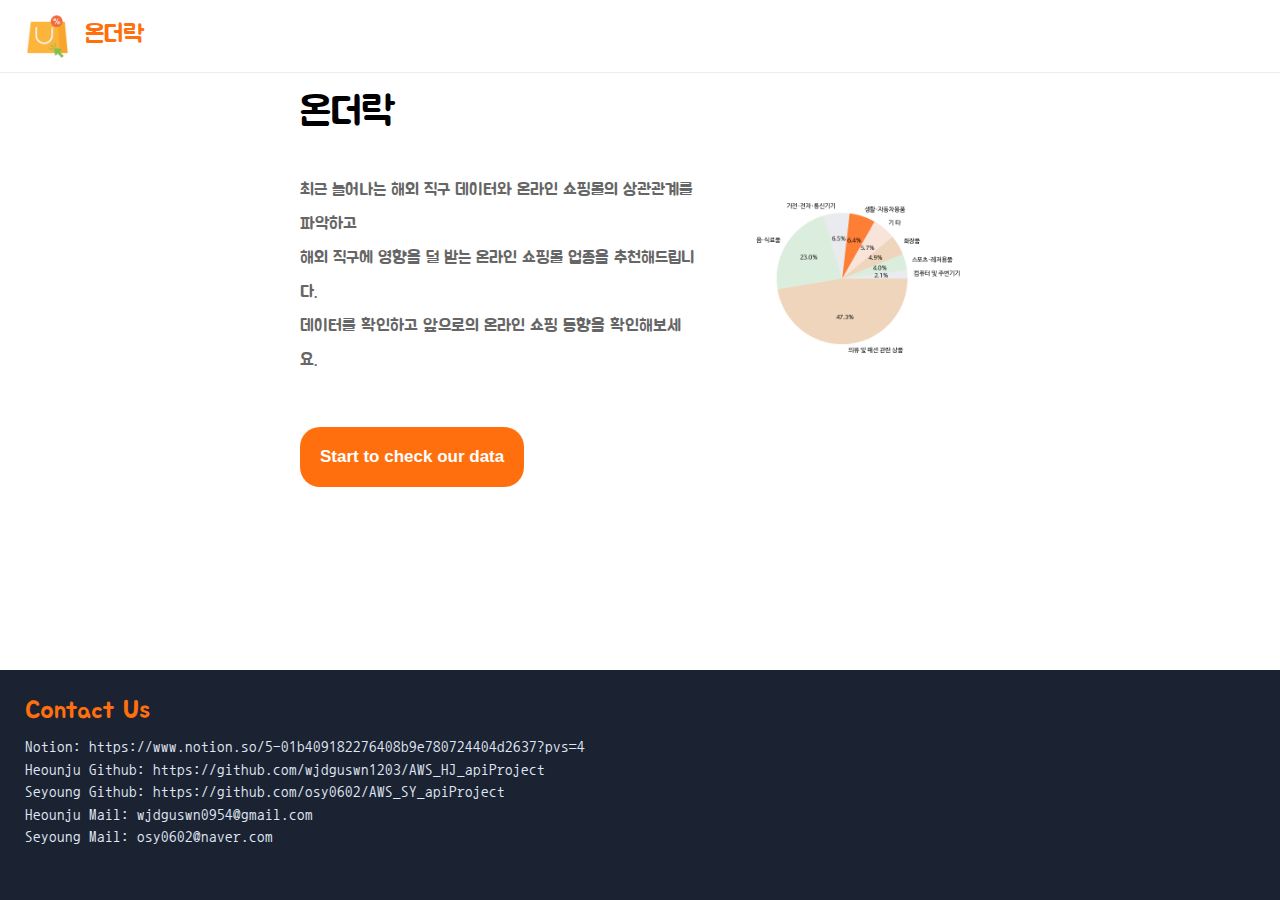
<file: front/public/index.html>
<!DOCTYPE html>
<html>
  <head>
    <meta charset="utf-8" />
    <title>main</title>
    <link type="text/css" rel="stylesheet" href="index.css" />
    <link
      href="https://fonts.googleapis.com/css2?family=Jua&display=swap"
      rel="stylesheet"
    />
    <link
      href="https://fonts.googleapis.com/css2?family=Jua&family=Nanum+Gothic+Coding&display=swap"
      rel="stylesheet"
    />
  </head>
  <body>
    <!-- 레이아웃 헤더  -->
    <div class="header">
      <div class="h_div">
        <img src="icon.png" style="width: 55px; margin-right: 10px" />
        <a href="#" class="title">온더락</a>
      </div>
    </div>
    <div class="contents">
      <div class="title_contents">
        온더락
        <div class="info">
          최근 늘어나는 해외 직구 데이터와 온라인 쇼핑몰의 상관관계를 파악하고
          <br />
          해외 직구에 영향을 덜 받는 온라인 쇼핑몰 업종을 추천해드립니다. <br />
          데이터를 확인하고 앞으로의 온라인 쇼핑 동향을 확인해보세요. <br />
        </div>
        <input
          type="button"
          class="info_btn"
          onclick='window.location.href="selectJikguData.html"'
          value="Start to check our data"
        />
      </div>
      <div>
        <img src="pichart.png" style="width: 100%;height100%;" />
      </div>
    </div>
    <div class="bottom">
      <a href="#" class="title">Contact Us</a>
      <div class="btm_txt_info">
        Notion: https://www.notion.so/5-01b409182276408b9e780724404d2637?pvs=4
        <br />
        Heounju Github: https://github.com/wjdguswn1203/AWS_HJ_apiProject <br />
        Seyoung Github: https://github.com/osy0602/AWS_SY_apiProject <br />
        Heounju Mail: wjdguswn0954@gmail.com <br />
        Seyoung Mail: osy0602@naver.com <br />
      </div>
    </div>
  </body>
</html>
</file>
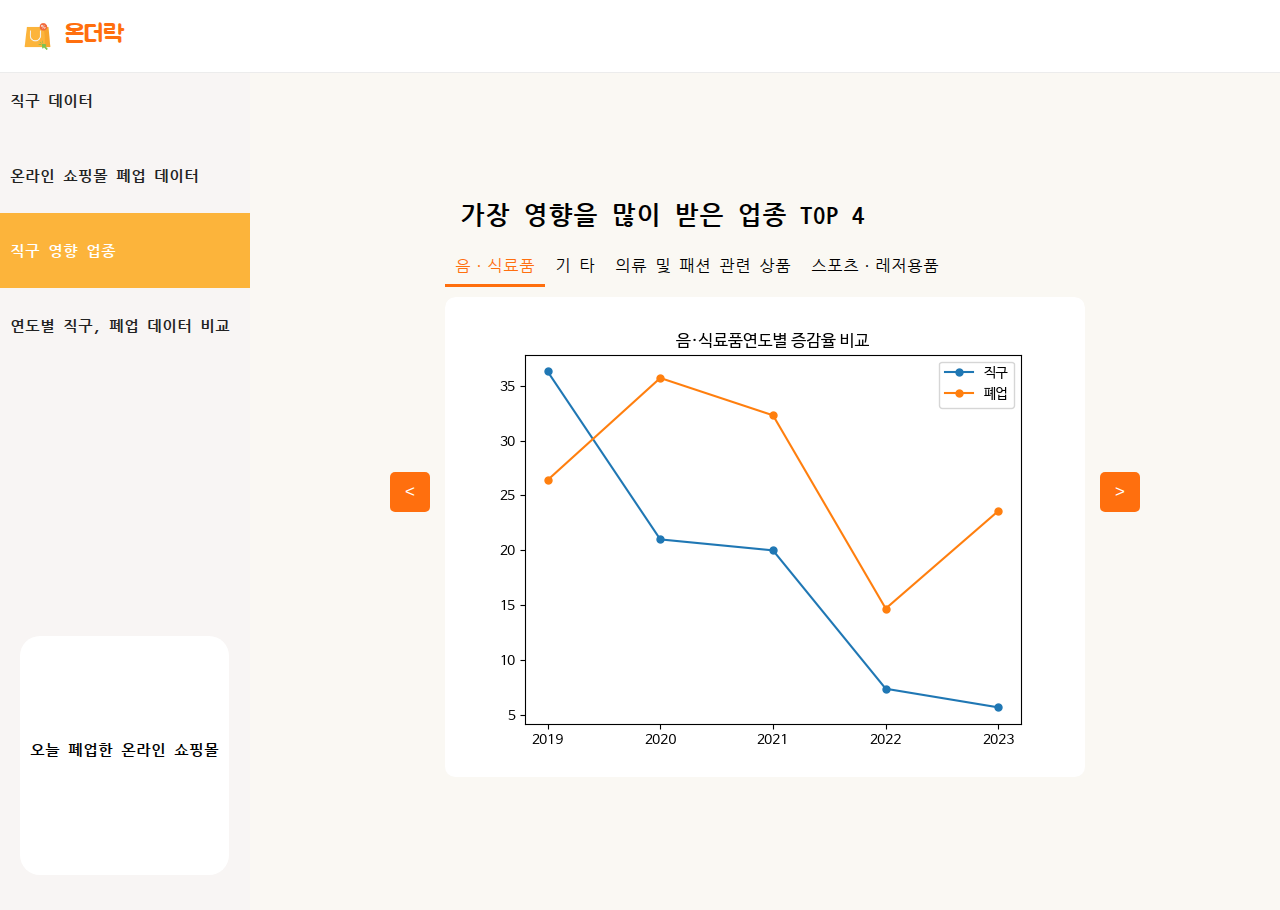
<file: front/public/calcData.html>
<!DOCTYPE html>
<html>
  <head>
    <meta charset="utf-8" />
    <title>main</title>
    <link type="text/css" rel="stylesheet" href="graph.css" />
    <link
      href="https://fonts.googleapis.com/css2?family=Jua&display=swap"
      rel="stylesheet"
    />
    <link
      href="https://fonts.googleapis.com/css2?family=Jua&family=Nanum+Gothic+Coding&display=swap"
      rel="stylesheet"
    />
  </head>
  <body>
    <!-- 레이아웃 헤더  -->
    <div class="header">
      <div class="h_div">
        <img src="icon.png" style="width: 35px; margin-right: 10px" />
        <a href="/" class="title">온더락</a>
      </div>
    </div>
    <!-- 하단 contents = 메뉴바 + contents(내용 나오는 곳) -->
    <div class="main">
      <!-- 메뉴바 -->
      <div class="menu">
        <div class="m_div" style="padding-top: 20px">
          <a href="./selectJikguData.html">직구 데이터</a>
        </div>
        <div class="m_div">
          <a href="http://192.168.1.61:8500/selectPyeup.html"
            >온라인 쇼핑몰 폐업 데이터</a
          >
        </div>
        <div class="m_div_selected">
          <a href="./calcData.html">직구 영향 업종</a>
        </div>
        <div class="m_div">
          <a href="http://192.168.1.61:8500/compareData.html"
            >연도별 직구, 폐업 데이터 비교</a
          >
        </div>
        <div class="bottom">
          <table style="margin-bottom: 10px">
            <thead>
              <tr>
                <th style="font-size: 15px">오늘 폐업한 온라인 쇼핑몰</th>
              </tr>
            </thead>
          </table>
          <table id="todayClosureTable">
            <tbody id="todayClosureData"></tbody>
          </table>
        </div>
        <script>
          fetch("http://192.168.1.61:8500/selectPyeupApi")
            .then((response) => response.json())
            .then((data) => {
              const todayClosureDataElement =
                document.getElementById("todayClosureData");
              if (data.result.length > 0) {
                // 결과가 있는 경우
                data.result.forEach((item) => {
                  const row = document.createElement("tr");
                  row.innerHTML = `
                    <td class="todaytable">${item.subject}</td>
                    <td class="todaytable">+${item.count}</td>
                  `;
                  todayClosureDataElement.appendChild(row);
                });
              } else {
                // 결과가 없는 경우
                const row = document.createElement("tr");
                row.innerHTML = '<td colspan="2">No data available.</td>';
                todayClosureDataElement.appendChild(row);
              }
            })
            .catch((error) => console.error("Error fetching data:", error));
        </script>
      </div>
      <!-- 결과 데이터가 나오는 곳 -->
      <div class="main">
        <div class="btn_div">
          <button class="custom_button" onclick="redirectToPage()"><</button>
        </div>
        <div class="contents">
          <div class="contents_header">
            <div class="title_contents">가장 영향을 많이 받은 업종 TOP 4</div>
          </div>
          <div class="menu_horizon">
            <div id="menu-item-1" class="menu_item">음·식료품</div>
            <div id="menu-item-2" class="menu_item">기 타</div>
            <div id="menu-item-3" class="menu_item">의류 및 패션 관련 상품</div>
            <div id="menu-item-4" class="menu_item">스포츠·레저용품</div>
          </div>
          <div class="image-container">
            <img
              id="displayedImage"
              src="음·식료품.png"
              alt="Displayed Image"
            />
          </div>
          <script>
            document.addEventListener("DOMContentLoaded", function () {
              const menuItems = document.querySelectorAll(".menu_horizon div");
              const imageElement = document.getElementById("displayedImage");

              const defaultMenuItem = document.getElementById("menu-item-1");
              defaultMenuItem.classList.add("selected");

              menuItems.forEach(function (menuItem) {
                menuItem.addEventListener("click", function () {
                  // 선택된 메뉴에 selected 클래스 추가
                  menuItems.forEach(function (item) {
                    item.classList.remove("selected");
                  });
                  this.classList.add("selected");

                  const imageName = this.textContent;
                  imageElement.src = `${imageName}.png`; // 이미지 파일 경로에 따라 수정
                });
              });
            });
            fetch("http://192.168.1.67:3000/getCalcData")
              .then((response) => {
                if (!response.ok) {
                  throw new Error("Network response was not ok");
                }
                return response.json();
              })
              .then((data) => {
                // 데이터를 받은 후 3초 후에 페이지 새로고침
                setTimeout(() => {
                  location.reload();
                }, 3000); // 3초(3000밀리초) 대기
              })
              .catch((error) => {
                console.error(
                  "There was a problem with your fetch operation:",
                  error
                );
              });

            function redirectToPage() {
              // 다른 HTML 페이지로 이동
              window.location.href = "/calcDataBottom.html";
            }
            function reloadPage() {
              setInterval(function () {
                location.reload();
              }, 3000); // 3초(3000밀리초)마다 실행
            }

            document.getElementById("displayedImage").onerror = function () {
              this.src = "loading.gif";
              reloadPage();
              setTimeout(function () {
                img.src = "graph.png";
              }, 3000); // 3초 후에 graph.png로 변경
            };
          </script>
        </div>
        <div class="btn_div">
          <button class="custom_button" onclick="redirectToPage()">></button>
        </div>
      </div>
    </div>
  </body>
</html>
</file>
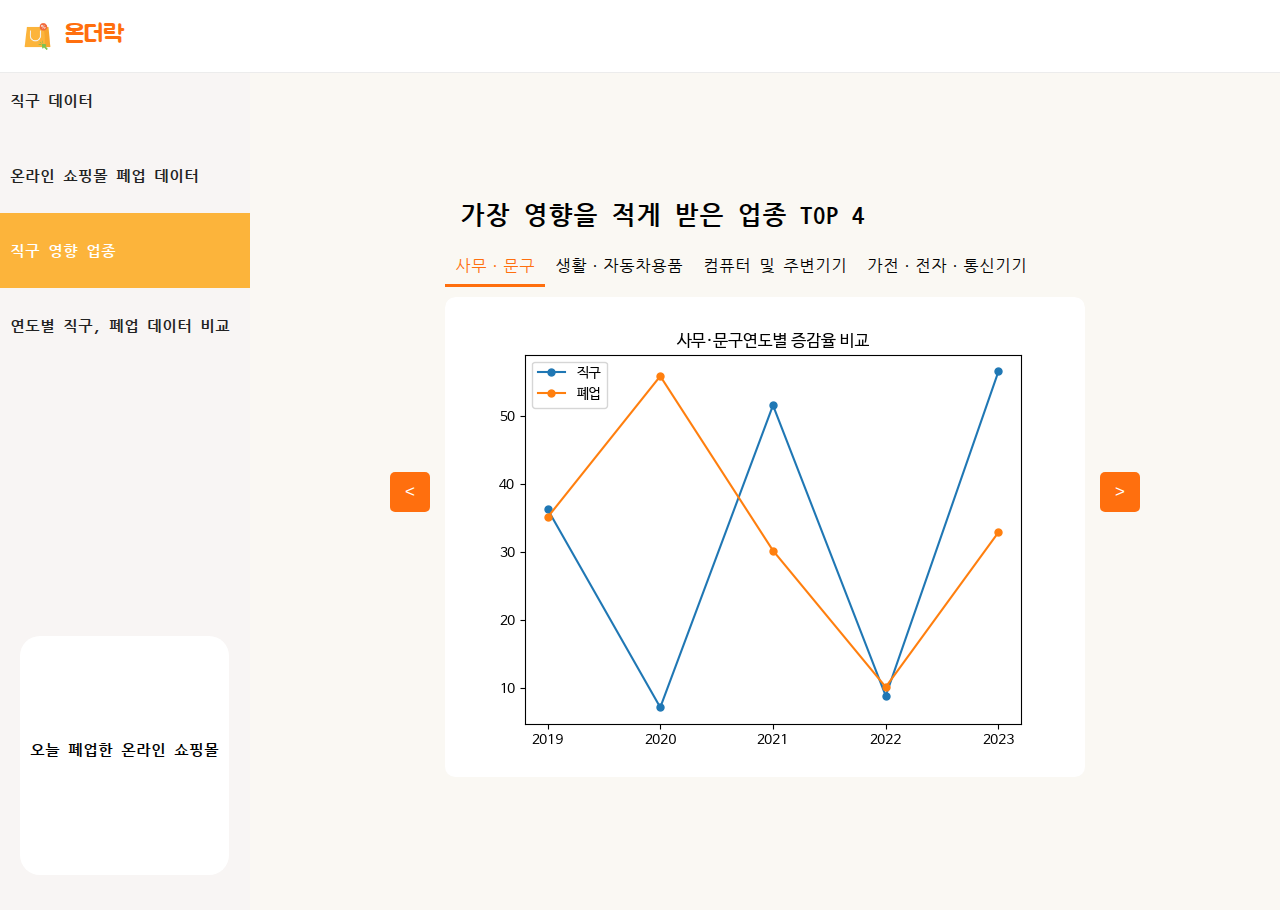
<file: front/public/calcDataBottom.html>
<!DOCTYPE html>
<html>
  <head>
    <meta charset="utf-8" />
    <title>main</title>
    <link type="text/css" rel="stylesheet" href="graph.css" />
    <link
      href="https://fonts.googleapis.com/css2?family=Jua&display=swap"
      rel="stylesheet"
    />
    <link
      href="https://fonts.googleapis.com/css2?family=Jua&family=Nanum+Gothic+Coding&display=swap"
      rel="stylesheet"
    />
  </head>
  <body>
    <!-- 레이아웃 헤더  -->
    <div class="header">
      <div class="h_div">
        <img src="icon.png" style="width: 35px; margin-right: 10px" />
        <a href="/" class="title">온더락</a>
      </div>
    </div>
    <!-- 하단 contents = 메뉴바 + contents(내용 나오는 곳) -->
    <div class="main">
      <!-- 메뉴바 -->
      <div class="menu">
        <div class="m_div" style="padding-top: 20px">
          <a href="./selectJikguData.html">직구 데이터</a>
        </div>
        <div class="m_div">
          <a href="http://192.168.1.61:8500/selectPyeup.html"
            >온라인 쇼핑몰 폐업 데이터</a
          >
        </div>
        <div class="m_div_selected">
          <a href="./calcData.html">직구 영향 업종</a>
        </div>
        <div class="m_div">
          <a href="http://192.168.1.61:8500/compareData.html"
            >연도별 직구, 폐업 데이터 비교</a
          >
        </div>
        <div class="bottom">
          <table style="margin-bottom: 10px">
            <thead>
              <tr>
                <th style="font-size: 15px">오늘 폐업한 온라인 쇼핑몰</th>
              </tr>
            </thead>
          </table>
          <table id="todayClosureTable">
            <tbody id="todayClosureData"></tbody>
          </table>
        </div>
        <script>
          fetch("http://192.168.1.61:8500/selectPyeupApi")
            .then((response) => response.json())
            .then((data) => {
              const todayClosureDataElement =
                document.getElementById("todayClosureData");
              if (data.result.length > 0) {
                // 결과가 있는 경우
                data.result.forEach((item) => {
                  const row = document.createElement("tr");
                  row.innerHTML = `
                    <td class="todaytable">${item.subject}</td>
                    <td class="todaytable">+${item.count}</td>
                  `;
                  todayClosureDataElement.appendChild(row);
                });
              } else {
                // 결과가 없는 경우
                const row = document.createElement("tr");
                row.innerHTML = '<td colspan="2">No data available.</td>';
                todayClosureDataElement.appendChild(row);
              }
            })
            .catch((error) => console.error("Error fetching data:", error));
        </script>
      </div>
      <!-- 결과 데이터가 나오는 곳 -->
      <div class="main">
        <div class="btn_div">
          <button class="custom_button" onclick="redirectToPage()"><</button>
        </div>
        <div class="contents">
          <div class="contents_header">
            <div class="title_contents">가장 영향을 적게 받은 업종 TOP 4</div>
          </div>
          <div class="menu_horizon">
            <div id="menu-item-1" class="menu_item">사무·문구</div>
            <div id="menu-item-2" class="menu_item">생활·자동차용품</div>
            <div id="menu-item-3" class="menu_item">컴퓨터 및 주변기기</div>
            <div id="menu-item-4" class="menu_item">가전·전자·통신기기</div>
          </div>
          <div class="image-container">
            <img
              id="displayedImage"
              src="사무·문구.png"
              alt="Displayed Image"
            />
          </div>
          <script>
            document.addEventListener("DOMContentLoaded", function () {
              const menuItems = document.querySelectorAll(".menu_horizon div");
              const imageElement = document.getElementById("displayedImage");

              const defaultMenuItem = document.getElementById("menu-item-1");
              defaultMenuItem.classList.add("selected");

              menuItems.forEach(function (menuItem) {
                menuItem.addEventListener("click", function () {
                  // 선택된 메뉴에 selected 클래스 추가
                  menuItems.forEach(function (item) {
                    item.classList.remove("selected");
                  });
                  this.classList.add("selected");

                  const imageName = this.textContent;
                  imageElement.src = `${imageName}.png`; // 이미지 파일 경로에 따라 수정
                });
              });
            });

            function redirectToPage() {
              // 다른 HTML 페이지로 이동
              window.location.href = "/calcData.html";
            }
          </script>
        </div>
        <div class="btn_div">
          <button class="custom_button" onclick="redirectToPage()">></button>
        </div>
      </div>
    </div>
  </body>
</html>
</file>
<file: front/public/index.css>
body {
  background-color: #fff;
  font-family: "Nanum Gothic Coding", monospace;
  font-optical-sizing: auto;
  font-style: normal;
  width: 100%;
  height: 100vh;
  margin: 0;
  overflow: hidden;
}
/* a 태그 사용 시 밑줄과 색 변경 제거 */
a {
  text-decoration: none;
  color: inherit;
}
/* 헤더 태그들 */
.header {
  background-color: #fff;
  width: 100vw;
  height: 8%;
  margin: 0;
  /* border-bottom: 1px solid #e0e0e0; */
  display: flex;
  align-items: center;
  justify-content: space-between;
  border-bottom: 1px solid #ececec;
  /* box-shadow: 0px 3px 5px rgba(0, 0, 0, 0.1); */
}
.h_div {
  margin-left: 20px;
  display: flex;
  align-items: center;
  justify-content: space-between;
}
.b_div {
  margin: 10px;
}
.title {
  font-size: 25px;
  font-weight: 500;
  color: #ff6f0e;
  margin-bottom: 3px;
  font-family: "Jua", sans-serif;
}
.title_contents {
  font-size: 40px;
  font-family: "Jua", sans-serif;
  font-weight: 400;
  color: black;
  margin-bottom: 3px;
  width: 70vw;
}
.contents {
  display: flex;
  align-items: center;
  justify-content: space-between;
  margin: 0px 300px;
  line-height: 2;
}
.info {
  font-size: 17px;
  color: rgb(102, 102, 102);
  margin-top: 20px;
}
.info_btn {
  margin-top: 50px;
  background-color: #ff6f0e;
  font-weight: 700;
  color: #fff;
  font-size: 17px;
  padding: 20px;
  border: none;
  border-radius: 20px;
  cursor: pointer;
}
/* 하단 contents */
.main {
  display: flex;
  align-items: center;
  height: 93%;
}

.bottom {
  position: fixed;
  bottom: 0;
  background-color: #1b2332;
  width: 100vw;
  height: 20vh;
  padding: 25px;
}
.btm_txt_info {
  color: #e0e8f6;
  font-size: 15px;
  padding-top: 10px;
  line-height: 1.5;
}
</file>
<file: front/public/graph.css>
body {
  background-color: #faf8f3;
  font-family: "Nanum Gothic Coding", monospace;
  font-optical-sizing: auto;
  font-style: normal;
  width: 100%;
  height: 100vh;
  margin: 0;
  overflow: hidden;
}
/* a 태그 사용 시 밑줄과 색 변경 제거 */
a {
  text-decoration: none;
  color: inherit;
}
/* 헤더 태그들 */
.header {
  background-color: #fff;
  width: 100vw;
  height: 8%;
  margin: 0;
  /* border-bottom: 1px solid #e0e0e0; */
  display: flex;
  align-items: center;
  justify-content: space-between;
  border-bottom: 1px solid #ececec;
  /* box-shadow: 0px 3px 5px rgba(0, 0, 0, 0.1); */
}
.h_div {
  margin-left: 20px;
  display: flex;
  align-items: center;
  justify-content: space-between;
}
.b_div {
  margin: 10px;
}
.title {
  font-size: 25px;
  font-weight: 500;
  color: #ff6f0e;
  margin-bottom: 3px;
  font-family: "Jua", sans-serif;
}
.title_contents {
  font-size: 25px;
  font-weight: 700;
  color: black;
  margin-bottom: 3px;
  margin-left: 15px;
}
/* 하단 contents */
.main {
  display: flex;
  align-items: center;
  height: 93%;
  margin: 0 auto;
}
/* 메뉴바 태그들 */
.menu {
  background-color: #f8f5f4;
  width: 250px;
  height: 100%;
  margin: 0;
  /* border-right: 1px solid #e0e0e0; */
}
.m_div {
  width: 100%;
  height: 5vh;
  padding-top: 30px;
  background-color: #f8f5f4;
}
.m_div:hover {
  color: #ffffff;
  background-color: #eed5bb;
}
.m_div a {
  color: #222222;
  font-size: 15px;
  font-weight: 700;
  padding: 10px;
  width: 100%;
  height: 100%;
}
.m_div a:hover {
  color: #ffffff;
}
.m_div_selected {
  /* 선택된 메뉴 색상 */
  width: 100%;
  height: 5vh;
  padding-top: 30px;
  background-color: #fcb43b;
}
.m_div_selected:hover {
  color: #ffffff;
  background-color: #eed5bb;
}
.m_div_selected a {
  color: #ffffff;
  font-size: 15px;
  font-weight: 700;
  padding: 10px;
  width: 100%;
  height: 100%;
}
.m_div_selected a:hover {
  color: #ffffff;
}
.bottom {
  position: fixed;
  bottom: 0;
  background-color: #fff;
  width: max-content;
  height: 25%;
  color: #000000;
  border-radius: 20px;
  margin-bottom: 25px;
  margin-left: 20px;
  padding: 7px;
  display: flex;
  flex-direction: column;
  justify-content: center;
  align-items: center;
}

.bottom tbody {
  margin: 0 auto;
}
.bottom tr {
  padding-bottom: 5px;
}
.todaytable {
  color: #95df70;
  font-size: 13px;
  font-weight: 700;
}
.contents {
  justify-content: center; /* 수평 가운데 정렬 */
  align-items: center;
  margin: 0 auto; /* 좌우 여백을 자동으로 설정하여 가운데 정렬 */
  width: 90%;
}
.contents_header {
  align-items: center;
  width: 100%;
  margin-bottom: 20px;
}
.btn_div {
  margin: 15px;
}
.custom_button {
  font-size: 17px;
  background-color: #ff6f0e; /* 배경색 */
  color: white; /* 글자색 */
  padding: 10px 15px; /* 안쪽 여백 */
  border: none; /* 테두리 없음 */
  border-radius: 5px; /* 모서리를 둥글게 만듦 */
  cursor: pointer; /* 포인터로 마우스 모양 변경 */
}
/* .custom_button:hover {
  background-color: #45a049;
} */
.image-container {
  border-radius: 10px; /* 원형 모서리 */
  overflow: hidden; /* 내부 내용이 넘치면 숨김 */
  margin: 0 auto;
}

.image-container img {
  width: 100%;
  object-fit: cover; /* 이미지를 확대 또는 축소하여 컨테이너에 꽉 채움 */
  border-radius: 10px; /* 이미지의 모서리도 둥글게 */
}

.menu_item {
  padding: 10px;
  margin-bottom: 10px;
}
.menu_item:hover {
  color: #ff6f0e;
  cursor: pointer;
}
.menu_item.selected {
  border-bottom: 3px solid #ff6f0e; /* 선택된 메뉴에 하단 border 추가 */
  color: #ff6f0e;
}
.menu_horizon {
  display: flex;
}
</file>
